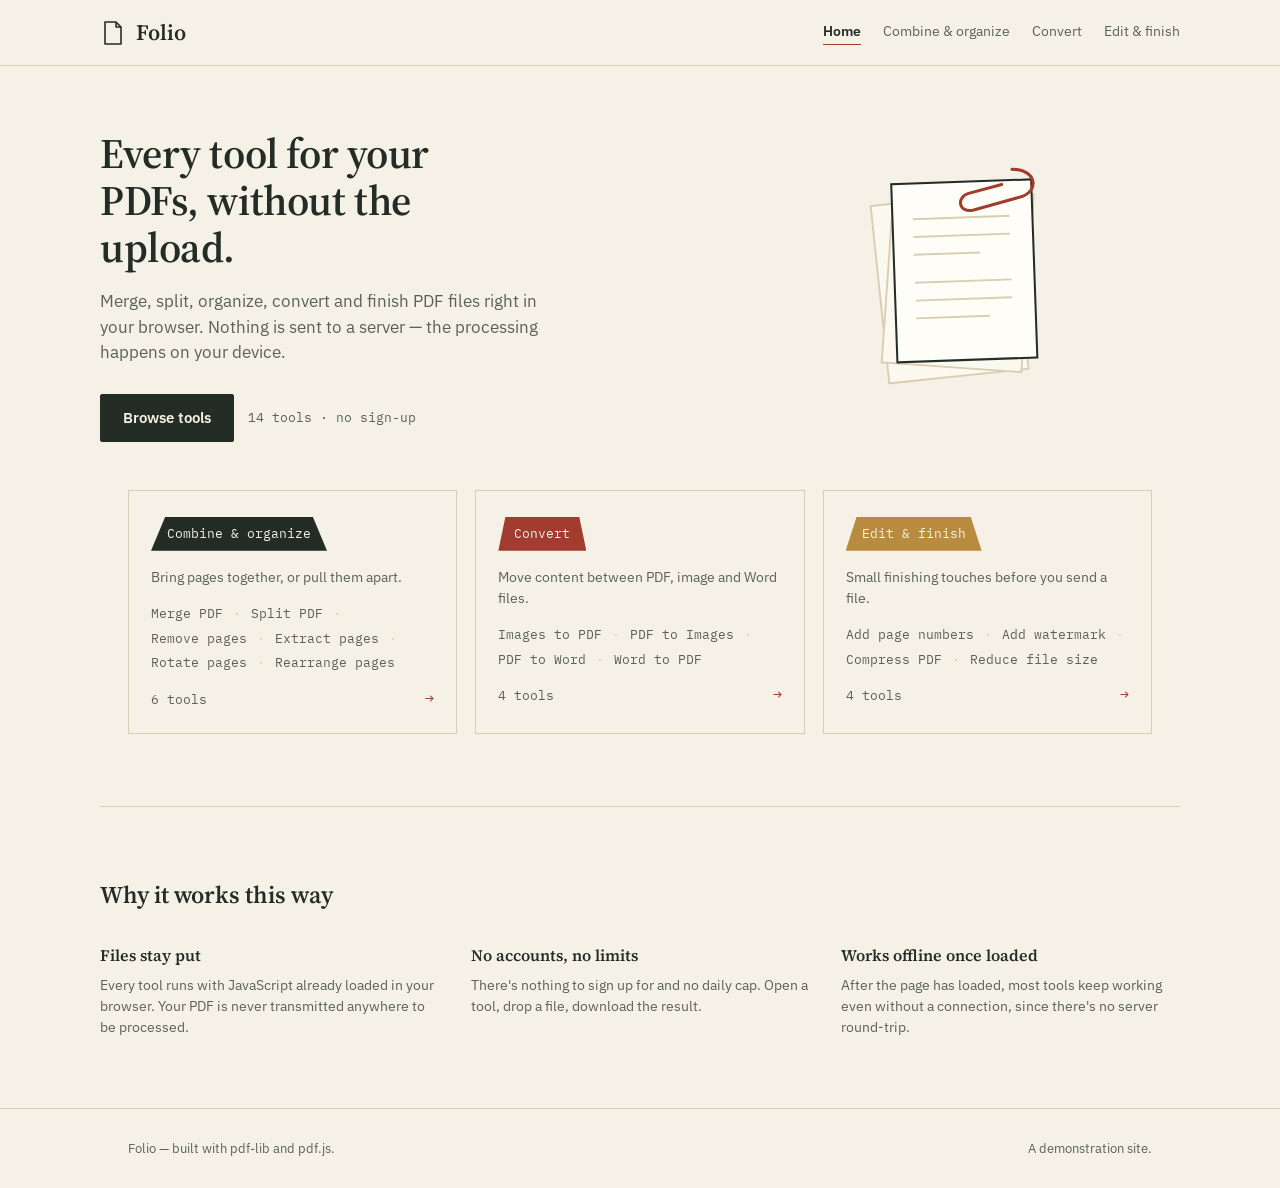
<file: index.html>
<!DOCTYPE html>
<html lang="en">
<head>
<meta charset="UTF-8">
<meta name="viewport" content="width=device-width, initial-scale=1.0">
<title>Folio — PDF tools that stay on your device</title>
<meta name="description" content="Merge, split, organize, convert and finish PDF files. Everything runs in your browser — files are never uploaded anywhere.">
<link rel="preconnect" href="https://fonts.googleapis.com">
<link rel="preconnect" href="https://fonts.gstatic.com" crossorigin>
<link href="https://fonts.googleapis.com/css2?family=Source+Serif+4:opsz,wght@8..60,500;8..60,600;8..60,700&family=IBM+Plex+Sans:wght@400;500;600&family=IBM+Plex+Mono:wght@400;500&display=swap" rel="stylesheet">
<link rel="stylesheet" href="styles.css">
</head>
<body>

<header class="site">
  <div class="wrap site-bar">
    <a class="brand" href="index.html">
      <svg class="brand-mark" viewBox="0 0 26 26" fill="none" xmlns="http://www.w3.org/2000/svg">
        <path d="M5 2h11l5 5v17H5z" stroke="var(--ink)" stroke-width="1.6" stroke-linejoin="round"/>
        <path d="M16 2v5h5" stroke="var(--ink)" stroke-width="1.6" stroke-linejoin="round"/>
      </svg>
      Folio
    </a>
    <nav class="site-nav">
      <a href="index.html" aria-current="page">Home</a>
      <a href="organize.html">Combine &amp; organize</a>
      <a href="convert.html">Convert</a>
      <a href="edit.html">Edit &amp; finish</a>
    </nav>
  </div>
</header>

<section class="hero wrap">
  <div>
    <h1>Every tool for your PDFs, without the upload.</h1>
    <p class="lede">Merge, split, organize, convert and finish PDF files right in your browser. Nothing is sent to a server — the processing happens on your device.</p>
    <div class="hero-actions">
      <a class="btn" href="organize.html">Browse tools</a>
      <span class="fine-note">14 tools · no sign-up</span>
    </div>
  </div>
  <div class="hero-art" aria-hidden="true">
    <svg viewBox="0 0 220 200" fill="none" xmlns="http://www.w3.org/2000/svg">
      <g transform="rotate(-6 110 100)">
        <rect x="46" y="30" width="110" height="140" fill="#FBF8EF" stroke="var(--line)" stroke-width="1.5"/>
      </g>
      <g transform="rotate(4 110 100)">
        <rect x="52" y="24" width="110" height="140" fill="#FBF8EF" stroke="var(--line)" stroke-width="1.5"/>
        <line x1="68" y1="52" x2="140" y2="52" stroke="var(--line)" stroke-width="1.5"/>
        <line x1="68" y1="66" x2="140" y2="66" stroke="var(--line)" stroke-width="1.5"/>
        <line x1="68" y1="80" x2="120" y2="80" stroke="var(--line)" stroke-width="1.5"/>
      </g>
      <g transform="rotate(-2 110 100)">
        <rect x="58" y="18" width="110" height="140" fill="#FFFDF7" stroke="var(--ink)" stroke-width="1.6"/>
        <line x1="74" y1="46" x2="150" y2="46" stroke="var(--line)" stroke-width="1.5"/>
        <line x1="74" y1="60" x2="150" y2="60" stroke="var(--line)" stroke-width="1.5"/>
        <line x1="74" y1="74" x2="126" y2="74" stroke="var(--line)" stroke-width="1.5"/>
        <line x1="74" y1="96" x2="150" y2="96" stroke="var(--line)" stroke-width="1.5"/>
        <line x1="74" y1="110" x2="150" y2="110" stroke="var(--line)" stroke-width="1.5"/>
        <line x1="74" y1="124" x2="132" y2="124" stroke="var(--line)" stroke-width="1.5"/>
      </g>
      <path d="M150 8 C170 8 172 26 156 30 L120 40 C108 43 106 30 116 27 L142 20" stroke="var(--stamp)" stroke-width="2.4" fill="none" stroke-linecap="round"/>
    </svg>
  </div>
</section>

<section class="wrap">
  <div id="home-cats" class="home-cats"></div>
</section>

<section class="info wrap">
  <h2 style="font-size:24px;">Why it works this way</h2>
  <div class="info-grid">
    <div>
      <h3>Files stay put</h3>
      <p>Every tool runs with JavaScript already loaded in your browser. Your PDF is never transmitted anywhere to be processed.</p>
    </div>
    <div>
      <h3>No accounts, no limits</h3>
      <p>There's nothing to sign up for and no daily cap. Open a tool, drop a file, download the result.</p>
    </div>
    <div>
      <h3>Works offline once loaded</h3>
      <p>After the page has loaded, most tools keep working even without a connection, since there's no server round-trip.</p>
    </div>
  </div>
</section>

<footer>
  <div class="wrap">
    <span>Folio — built with pdf-lib and pdf.js.</span>
    <span>A demonstration site.</span>
  </div>
</footer>

<script src="app.js"></script>
<script>initHomeCards();</script>
</body>
</html>
</file>
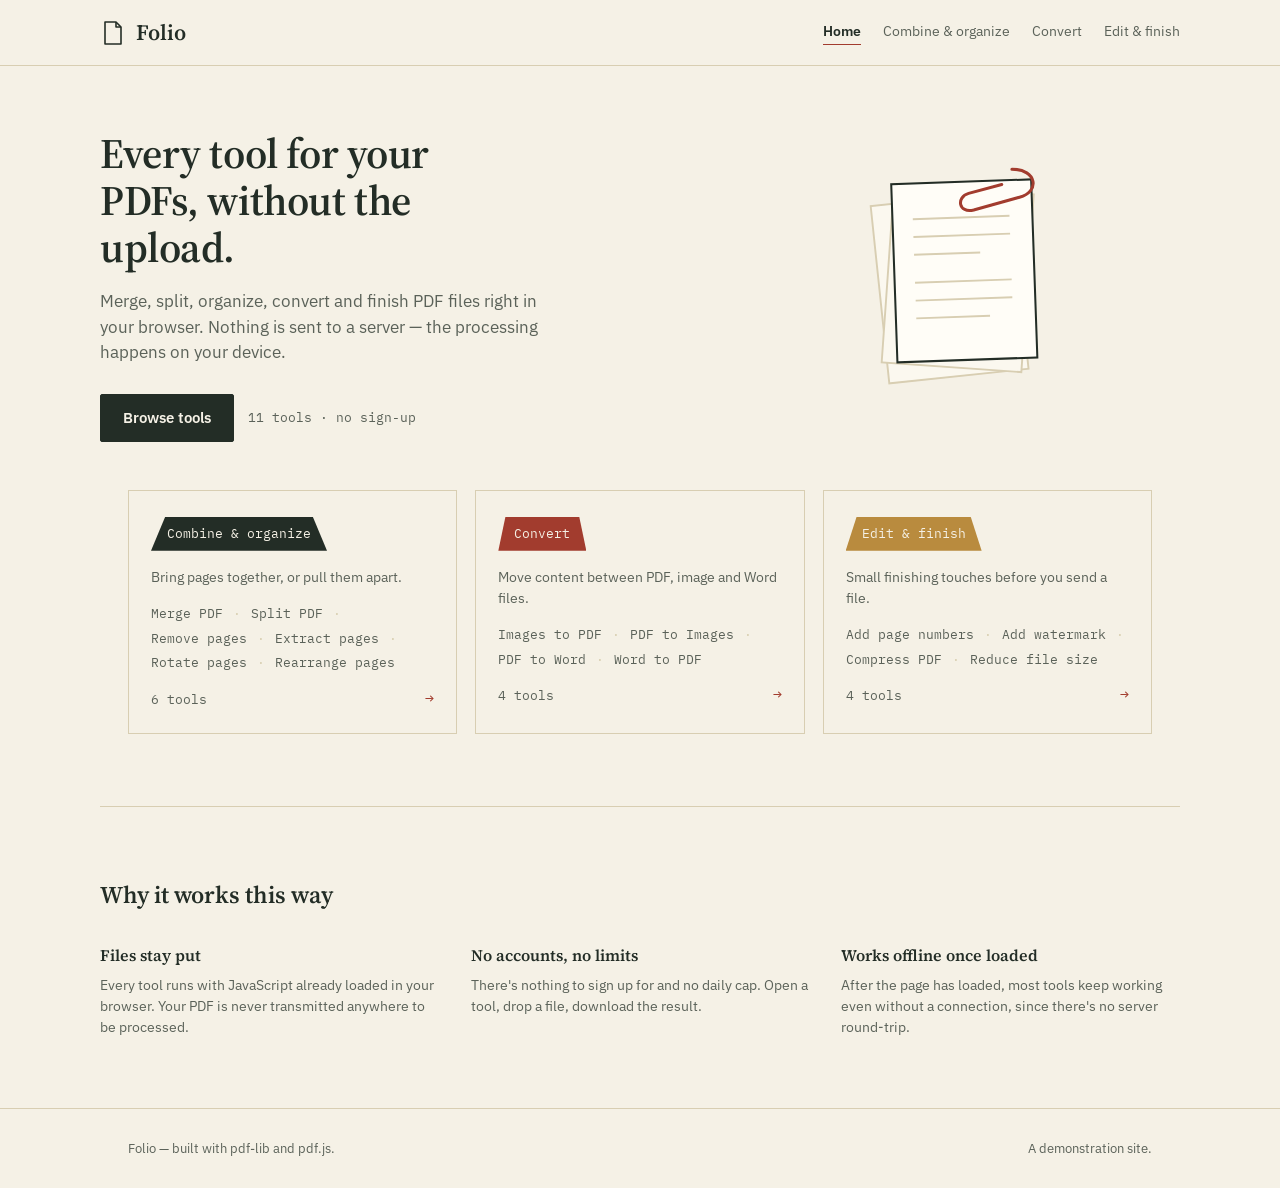
<file: index 3.html>
<!DOCTYPE html>
<html lang="en">
<head>
<meta charset="UTF-8">
<meta name="viewport" content="width=device-width, initial-scale=1.0">
<title>Folio — PDF tools that stay on your device</title>
<meta name="description" content="Merge, split, organize, convert and finish PDF files. Everything runs in your browser — files are never uploaded anywhere.">
<link rel="preconnect" href="https://fonts.googleapis.com">
<link rel="preconnect" href="https://fonts.gstatic.com" crossorigin>
<link href="https://fonts.googleapis.com/css2?family=Source+Serif+4:opsz,wght@8..60,500;8..60,600;8..60,700&family=IBM+Plex+Sans:wght@400;500;600&family=IBM+Plex+Mono:wght@400;500&display=swap" rel="stylesheet">
<link rel="stylesheet" href="styles.css">
</head>
<body>

<header class="site">
  <div class="wrap site-bar">
    <a class="brand" href="index.html">
      <svg class="brand-mark" viewBox="0 0 26 26" fill="none" xmlns="http://www.w3.org/2000/svg">
        <path d="M5 2h11l5 5v17H5z" stroke="var(--ink)" stroke-width="1.6" stroke-linejoin="round"/>
        <path d="M16 2v5h5" stroke="var(--ink)" stroke-width="1.6" stroke-linejoin="round"/>
      </svg>
      Folio
    </a>
    <nav class="site-nav">
      <a href="index.html" aria-current="page">Home</a>
      <a href="organize.html">Combine &amp; organize</a>
      <a href="convert.html">Convert</a>
      <a href="edit.html">Edit &amp; finish</a>
    </nav>
  </div>
</header>

<section class="hero wrap">
  <div>
    <h1>Every tool for your PDFs, without the upload.</h1>
    <p class="lede">Merge, split, organize, convert and finish PDF files right in your browser. Nothing is sent to a server — the processing happens on your device.</p>
    <div class="hero-actions">
      <a class="btn" href="organize.html">Browse tools</a>
      <span class="fine-note">11 tools · no sign-up</span>
    </div>
  </div>
  <div class="hero-art" aria-hidden="true">
    <svg viewBox="0 0 220 200" fill="none" xmlns="http://www.w3.org/2000/svg">
      <g transform="rotate(-6 110 100)">
        <rect x="46" y="30" width="110" height="140" fill="#FBF8EF" stroke="var(--line)" stroke-width="1.5"/>
      </g>
      <g transform="rotate(4 110 100)">
        <rect x="52" y="24" width="110" height="140" fill="#FBF8EF" stroke="var(--line)" stroke-width="1.5"/>
        <line x1="68" y1="52" x2="140" y2="52" stroke="var(--line)" stroke-width="1.5"/>
        <line x1="68" y1="66" x2="140" y2="66" stroke="var(--line)" stroke-width="1.5"/>
        <line x1="68" y1="80" x2="120" y2="80" stroke="var(--line)" stroke-width="1.5"/>
      </g>
      <g transform="rotate(-2 110 100)">
        <rect x="58" y="18" width="110" height="140" fill="#FFFDF7" stroke="var(--ink)" stroke-width="1.6"/>
        <line x1="74" y1="46" x2="150" y2="46" stroke="var(--line)" stroke-width="1.5"/>
        <line x1="74" y1="60" x2="150" y2="60" stroke="var(--line)" stroke-width="1.5"/>
        <line x1="74" y1="74" x2="126" y2="74" stroke="var(--line)" stroke-width="1.5"/>
        <line x1="74" y1="96" x2="150" y2="96" stroke="var(--line)" stroke-width="1.5"/>
        <line x1="74" y1="110" x2="150" y2="110" stroke="var(--line)" stroke-width="1.5"/>
        <line x1="74" y1="124" x2="132" y2="124" stroke="var(--line)" stroke-width="1.5"/>
      </g>
      <path d="M150 8 C170 8 172 26 156 30 L120 40 C108 43 106 30 116 27 L142 20" stroke="var(--stamp)" stroke-width="2.4" fill="none" stroke-linecap="round"/>
    </svg>
  </div>
</section>

<section class="wrap">
  <div id="home-cats" class="home-cats"></div>
</section>

<section class="info wrap">
  <h2 style="font-size:24px;">Why it works this way</h2>
  <div class="info-grid">
    <div>
      <h3>Files stay put</h3>
      <p>Every tool runs with JavaScript already loaded in your browser. Your PDF is never transmitted anywhere to be processed.</p>
    </div>
    <div>
      <h3>No accounts, no limits</h3>
      <p>There's nothing to sign up for and no daily cap. Open a tool, drop a file, download the result.</p>
    </div>
    <div>
      <h3>Works offline once loaded</h3>
      <p>After the page has loaded, most tools keep working even without a connection, since there's no server round-trip.</p>
    </div>
  </div>
</section>

<footer>
  <div class="wrap">
    <span>Folio — built with pdf-lib and pdf.js.</span>
    <span>A demonstration site.</span>
  </div>
</footer>

<script src="app.js"></script>
<script>initHomeCards();</script>
</body>
</html>
</file>
<file: styles.css>
:root{
  --paper:#F5F1E6;
  --paper-deep:#EAE2CC;
  --line:#D8CEB2;
  --ink:#232D26;
  --ink-soft:#5B6259;
  --stamp:#A23C2E;
  --stamp-dark:#7E2E23;
  --tab-a:#232D26;
  --tab-b:#A23C2E;
  --tab-c:#B98B3E;
  --serif: "Source Serif 4", Georgia, serif;
  --sans: "IBM Plex Sans", -apple-system, "Segoe UI", sans-serif;
  --mono: "IBM Plex Mono", ui-monospace, monospace;
  --radius: 2px;
}
*{box-sizing:border-box;}
html{scroll-behavior:smooth;}
@media (prefers-reduced-motion: reduce){ html{scroll-behavior:auto;} *{animation:none !important; transition:none !important;} }

body{
  margin:0;
  background:var(--paper);
  color:var(--ink);
  font-family:var(--sans);
  line-height:1.5;
  -webkit-font-smoothing:antialiased;
}
a{color:inherit;}
h1,h2,h3{font-family:var(--serif); font-weight:600; margin:0; color:var(--ink);}
p{margin:0;}
button{font-family:var(--sans);}

.wrap{max-width:1080px; margin:0 auto; padding:0 28px;}
@media (max-width:640px){ .wrap{padding:0 18px;} }

/* ---------- header / nav ---------- */
header.site{
  border-bottom:1px solid var(--line);
  position:sticky; top:0; background:var(--paper); z-index:20;
}
.site-bar{display:flex; align-items:center; justify-content:space-between; padding:16px 0; gap:20px;}
.brand{display:flex; align-items:center; gap:10px; font-family:var(--serif); font-size:22px; font-weight:600; flex:none; text-decoration:none;}
.brand-mark{width:26px; height:26px; flex:none;}
.site-nav{display:flex; gap:22px; flex-wrap:wrap;}
.site-nav a{font-size:14px; color:var(--ink-soft); text-decoration:none; border-bottom:1px solid transparent; padding-bottom:2px; white-space:nowrap;}
.site-nav a:hover{color:var(--ink); border-color:var(--ink);}
.site-nav a[aria-current="page"]{color:var(--ink); border-color:var(--stamp); font-weight:600;}

/* ---------- hero ---------- */
.hero{padding:64px 0 40px; display:grid; grid-template-columns:1.1fr .8fr; gap:40px; align-items:center;}
@media (max-width:800px){ .hero{grid-template-columns:1fr; padding:40px 0 28px;} }
.hero h1{font-size:42px; line-height:1.12; letter-spacing:-.01em; max-width:16ch;}
@media (max-width:800px){ .hero h1{font-size:32px;} }
.hero p.lede{margin-top:18px; font-size:17px; color:var(--ink-soft); max-width:44ch;}
.hero-actions{margin-top:28px; display:flex; gap:14px; align-items:center; flex-wrap:wrap;}
.btn{
  font-family:var(--sans); font-size:15px; font-weight:600; cursor:pointer;
  padding:12px 22px; border:1px solid var(--ink); background:var(--ink); color:var(--paper);
  border-radius:var(--radius); text-decoration:none; display:inline-flex; align-items:center; gap:8px;
}
.btn:hover{background:var(--stamp-dark); border-color:var(--stamp-dark);}
.btn.ghost{background:transparent; color:var(--ink); border:1px solid var(--line);}
.btn.ghost:hover{border-color:var(--ink);}
.btn:disabled{opacity:.4; cursor:not-allowed;}
.fine-note{font-size:13px; color:var(--ink-soft); font-family:var(--mono);}

.hero-art{display:flex; justify-content:center;}
.hero-art svg{width:100%; max-width:280px; height:auto;}

/* ---------- category page header ---------- */
.cat-hero{padding:44px 0 8px;}
.cat-hero .crumb{font-family:var(--mono); font-size:12.5px; color:var(--ink-soft); text-decoration:none;}
.cat-hero .crumb:hover{color:var(--ink);}
.cat-hero h1{font-size:32px; margin-top:14px;}
.cat-hero p.lede{margin-top:12px; font-size:15.5px; color:var(--ink-soft); max-width:56ch;}
.cat-hero .fine-note{margin-top:14px;}

/* ---------- home category tiles ---------- */
.home-cats{padding:8px 0 72px; display:grid; grid-template-columns:repeat(3,1fr); gap:18px;}
@media (max-width:820px){ .home-cats{grid-template-columns:1fr;} }
.cat-tile{
  position:relative; display:block; text-decoration:none; color:inherit;
  border:1px solid var(--line); background:var(--paper); padding:26px 22px 22px;
  transition:border-color .15s ease, transform .15s ease;
}
.cat-tile:hover{border-color:var(--ink); transform:translateY(-2px);}
.cat-tile:focus-visible{outline:2px solid var(--stamp); outline-offset:2px;}
.cat-tile .cat-tab{position:static; display:inline-block; margin-bottom:16px;}
.cat-tile h3{font-size:19px; margin-bottom:8px;}
.cat-tile p{font-size:14px; color:var(--ink-soft); line-height:1.5; margin-bottom:16px;}
.cat-tile .tool-tally{font-family:var(--mono); font-size:12.5px; color:var(--ink-soft); display:flex; align-items:center; justify-content:space-between;}
.cat-tile .tool-tally .arrow{color:var(--stamp); font-size:15px;}
.cat-tile ul{list-style:none; margin:0 0 16px; padding:0; display:flex; flex-wrap:wrap; gap:6px 10px;}
.cat-tile ul li{font-size:12.5px; color:var(--ink-soft); font-family:var(--mono);}
.cat-tile ul li:not(:last-child)::after{content:"\00b7"; margin-left:10px; color:var(--line);}

/* ---------- category dividers (kept for internal grouping) ---------- */
.tools-section{padding:8px 0 80px;}
.cat-divider{display:flex; align-items:flex-end; gap:10px; margin:52px 0 20px;}
.cat-divider:first-child{margin-top:12px;}
.cat-tab{
  font-family:var(--mono); font-size:12.5px; color:var(--paper); white-space:nowrap;
  padding:7px 16px 8px; clip-path:polygon(8% 0,92% 0,100% 100%,0% 100%);
}
.cat-line{flex:1; border-bottom:1px solid var(--line); margin-bottom:1px;}
.cat-desc{font-size:14px; color:var(--ink-soft); margin:-10px 0 22px;}

/* ---------- tool grid ---------- */
.grid{display:grid; grid-template-columns:repeat(auto-fill, minmax(230px,1fr)); gap:14px;}
.card{
  position:relative; background:var(--paper); border:1px solid var(--line);
  padding:20px 18px 18px; cursor:pointer; text-align:left;
  transition:border-color .15s ease;
}
.card::after{
  content:""; position:absolute; top:0; right:0; width:0; height:0;
  border-style:solid; border-width:0 16px 16px 0;
  border-color:transparent var(--paper-deep) transparent transparent;
  transition:border-color .15s ease;
}
.card:hover{border-color:var(--ink);}
.card:hover::after{border-color:transparent var(--stamp) transparent transparent;}
.card:focus-visible{outline:2px solid var(--stamp); outline-offset:2px;}
.card.active{border-color:var(--stamp); border-width:1px;}
.card .icon{width:30px; height:30px; color:var(--ink); margin-bottom:14px;}
.card h3{font-size:16.5px; font-weight:600; margin-bottom:6px;}
.card p{font-size:13.5px; color:var(--ink-soft); line-height:1.45;}

/* ---------- workspace ---------- */
#workspace{
  border-top:1px solid var(--line); background:var(--paper-deep); display:none; padding:0;
  max-height:0; overflow:hidden; transition:max-height .28s ease;
}
#workspace.open{display:block; padding:44px 0 64px; max-height:none;}
.ws-head{display:flex; justify-content:space-between; align-items:flex-start; gap:20px; margin-bottom:26px;}
.ws-head h2{font-size:26px;}
.ws-head p{color:var(--ink-soft); margin-top:8px; font-size:15px; max-width:56ch;}
.ws-close{background:none; border:1px solid var(--line); color:var(--ink-soft); width:32px; height:32px; cursor:pointer; flex:none; font-size:16px; line-height:1;}
.ws-close:hover{border-color:var(--ink); color:var(--ink);}

.dropzone{
  border:1.5px dashed var(--line); background:var(--paper); padding:34px 18px; text-align:center;
  cursor:pointer; transition:border-color .15s ease, background .15s ease;
}
.dropzone:hover, .dropzone.drag{border-color:var(--stamp); background:#FBF8EF;}
.dropzone p{font-size:14.5px; color:var(--ink-soft);}
.dropzone .dz-browse{color:var(--stamp); font-weight:600; text-decoration:underline;}

.file-chip{display:flex; align-items:center; gap:10px; font-family:var(--mono); font-size:13px; color:var(--ink); background:var(--paper); border:1px solid var(--line); padding:9px 12px; margin-top:14px;}
.file-chip .sz{color:var(--ink-soft); margin-left:auto;}

.ws-body{margin-top:24px; display:grid; gap:24px;}

.field-row{display:flex; gap:16px; flex-wrap:wrap; align-items:end;}
.field{display:flex; flex-direction:column; gap:6px; min-width:150px;}
.field label{font-size:12.5px; font-family:var(--mono); color:var(--ink-soft);}
.field input[type=text], .field input[type=number], .field select{
  font-family:var(--sans); font-size:14.5px; padding:9px 10px; border:1px solid var(--line); background:var(--paper); color:var(--ink);
}
.field input[type=range]{width:160px;}

.thumb-grid{display:grid; grid-template-columns:repeat(auto-fill,minmax(120px,1fr)); gap:12px;}
.thumb{background:var(--paper); border:1px solid var(--line); padding:8px; position:relative; user-select:none;}
.thumb.dragging{opacity:.4;}
.thumb.removed{opacity:.35;}
.thumb .canvas-wrap{display:flex; align-items:center; justify-content:center; height:140px; overflow:hidden; background:#fff; border:1px solid var(--line);}
.thumb canvas, .thumb img{max-width:100%; max-height:100%; transition:transform .15s ease;}
.thumb .thumb-row{display:flex; align-items:center; justify-content:space-between; margin-top:8px; font-family:var(--mono); font-size:11.5px; color:var(--ink-soft);}
.thumb .thumb-actions{display:flex; gap:6px;}
.thumb button{background:none; border:1px solid var(--line); color:var(--ink); width:24px; height:24px; cursor:pointer; font-size:12px; line-height:1;}
.thumb button:hover{border-color:var(--ink);}
.thumb label.keep{display:flex; align-items:center; gap:5px; cursor:pointer;}

.filelist{display:grid; gap:10px;}
.filerow{display:flex; align-items:center; gap:12px; background:var(--paper); border:1px solid var(--line); padding:10px 12px;}
.filerow .thumb-sm{width:34px; height:44px; object-fit:cover; border:1px solid var(--line); flex:none; background:#fff;}
.filerow .fname{font-family:var(--mono); font-size:13px; flex:1; overflow:hidden; text-overflow:ellipsis; white-space:nowrap;}
.filerow .fsize{font-family:var(--mono); font-size:12px; color:var(--ink-soft);}
.filerow button{background:none; border:1px solid var(--line); width:26px; height:26px; cursor:pointer; color:var(--ink-soft);}
.filerow button:hover{color:var(--ink); border-color:var(--ink);}

.ws-actions{display:flex; align-items:center; gap:14px; flex-wrap:wrap;}
.status{font-size:13.5px; color:var(--ink-soft); font-family:var(--mono);}
.status.err{color:var(--stamp-dark);}
.result{border:1px solid var(--ink); background:var(--paper); padding:16px 18px; display:flex; align-items:center; justify-content:space-between; gap:16px; flex-wrap:wrap;}
.result .rmeta{font-family:var(--mono); font-size:13px; color:var(--ink-soft);}

/* ---------- cross-links between categories ---------- */
.cross{padding:56px 0 70px; border-top:1px solid var(--line);}
.cross h2{font-size:20px; margin-bottom:18px;}
.cross-grid{display:grid; grid-template-columns:repeat(2,1fr); gap:16px;}
@media (max-width:600px){ .cross-grid{grid-template-columns:1fr;} }
.cross-link{display:flex; align-items:center; justify-content:space-between; gap:12px; border:1px solid var(--line); padding:16px 18px; text-decoration:none; color:inherit; transition:border-color .15s ease;}
.cross-link:hover{border-color:var(--ink);}
.cross-link .cl-label{font-family:var(--serif); font-size:16px;}
.cross-link .cl-desc{font-size:13px; color:var(--ink-soft); margin-top:4px;}
.cross-link .arrow{color:var(--stamp); font-size:16px; flex:none;}

/* ---------- info section ---------- */
.info{padding:70px 0; border-top:1px solid var(--line);}
.info-grid{display:grid; grid-template-columns:repeat(3,1fr); gap:32px; margin-top:30px;}
@media (max-width:760px){ .info-grid{grid-template-columns:1fr;} }
.info-grid h3{font-size:16px; margin-bottom:8px;}
.info-grid p{font-size:14px; color:var(--ink-soft);}

footer{border-top:1px solid var(--line); padding:30px 0; font-size:13px; color:var(--ink-soft);}
footer .wrap{display:flex; justify-content:space-between; flex-wrap:wrap; gap:10px;}

.visually-hidden{position:absolute; width:1px; height:1px; overflow:hidden; clip:rect(0 0 0 0);}
</file>
